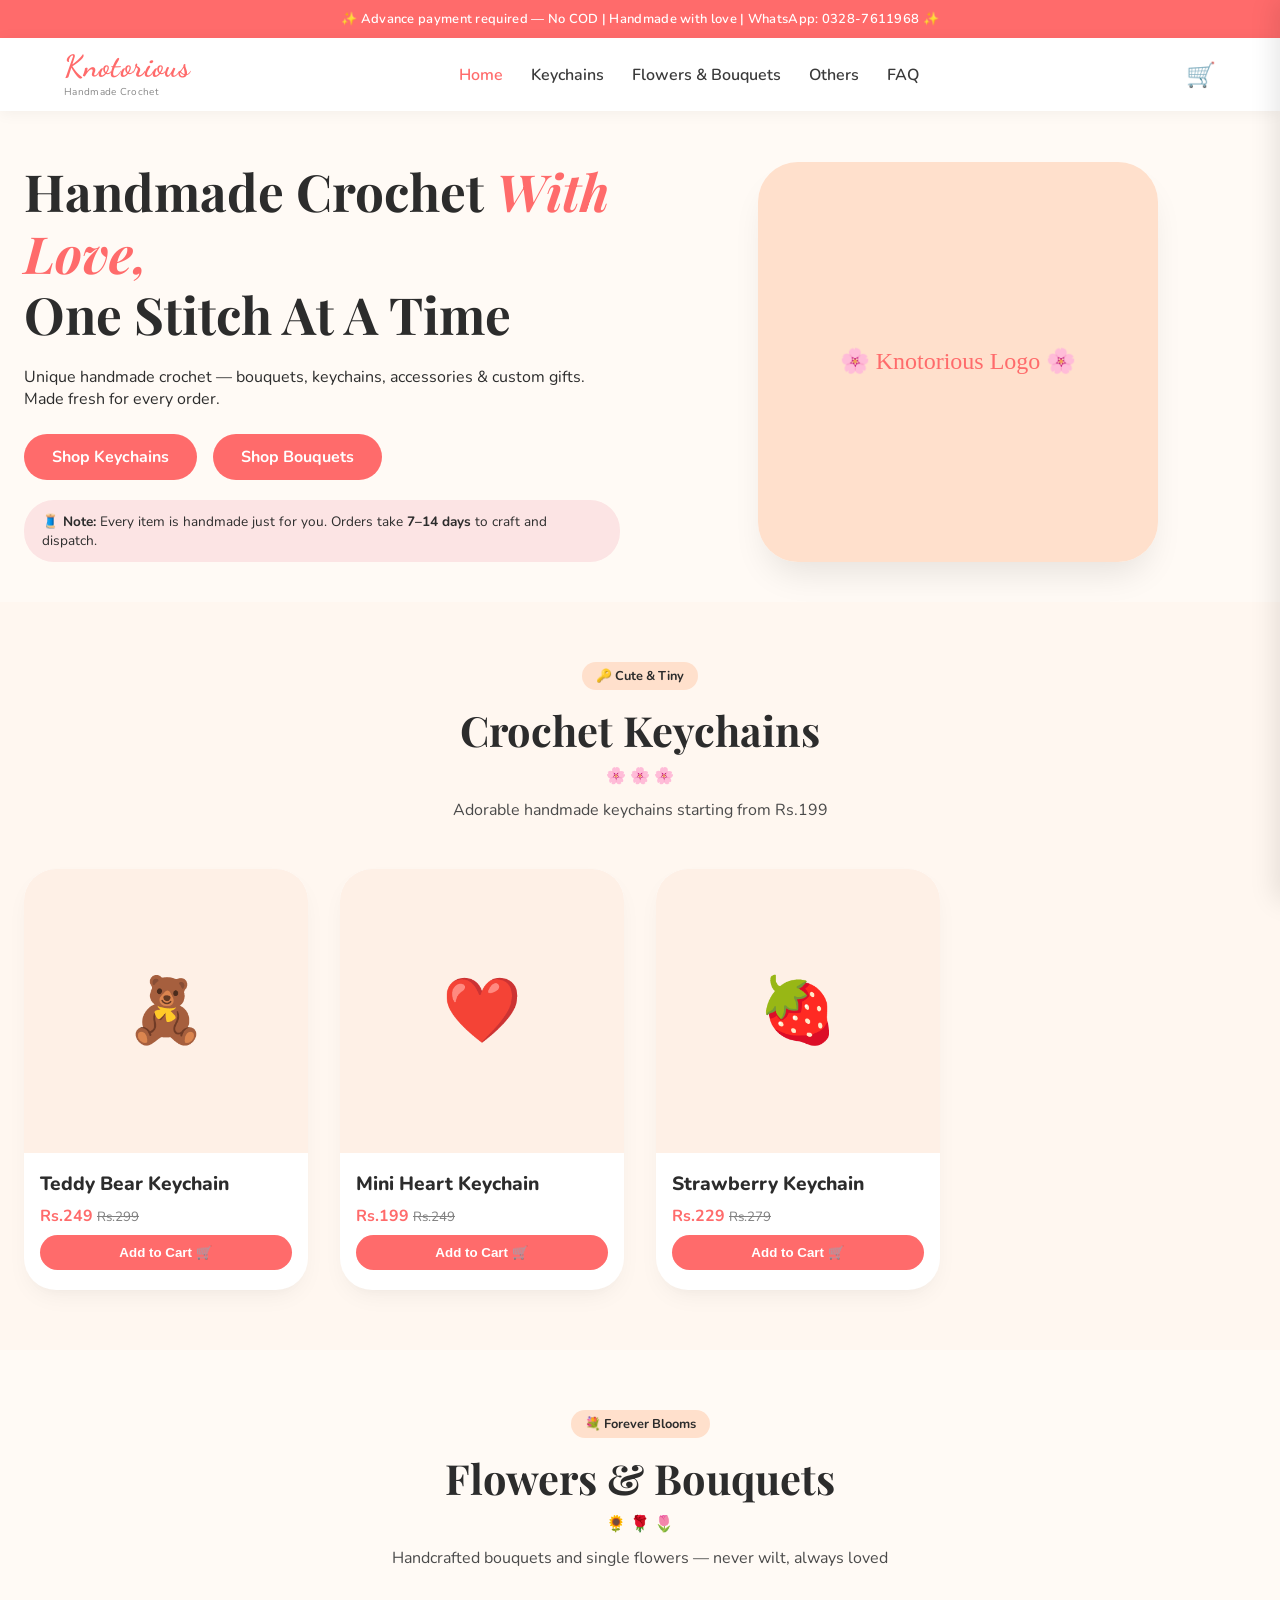
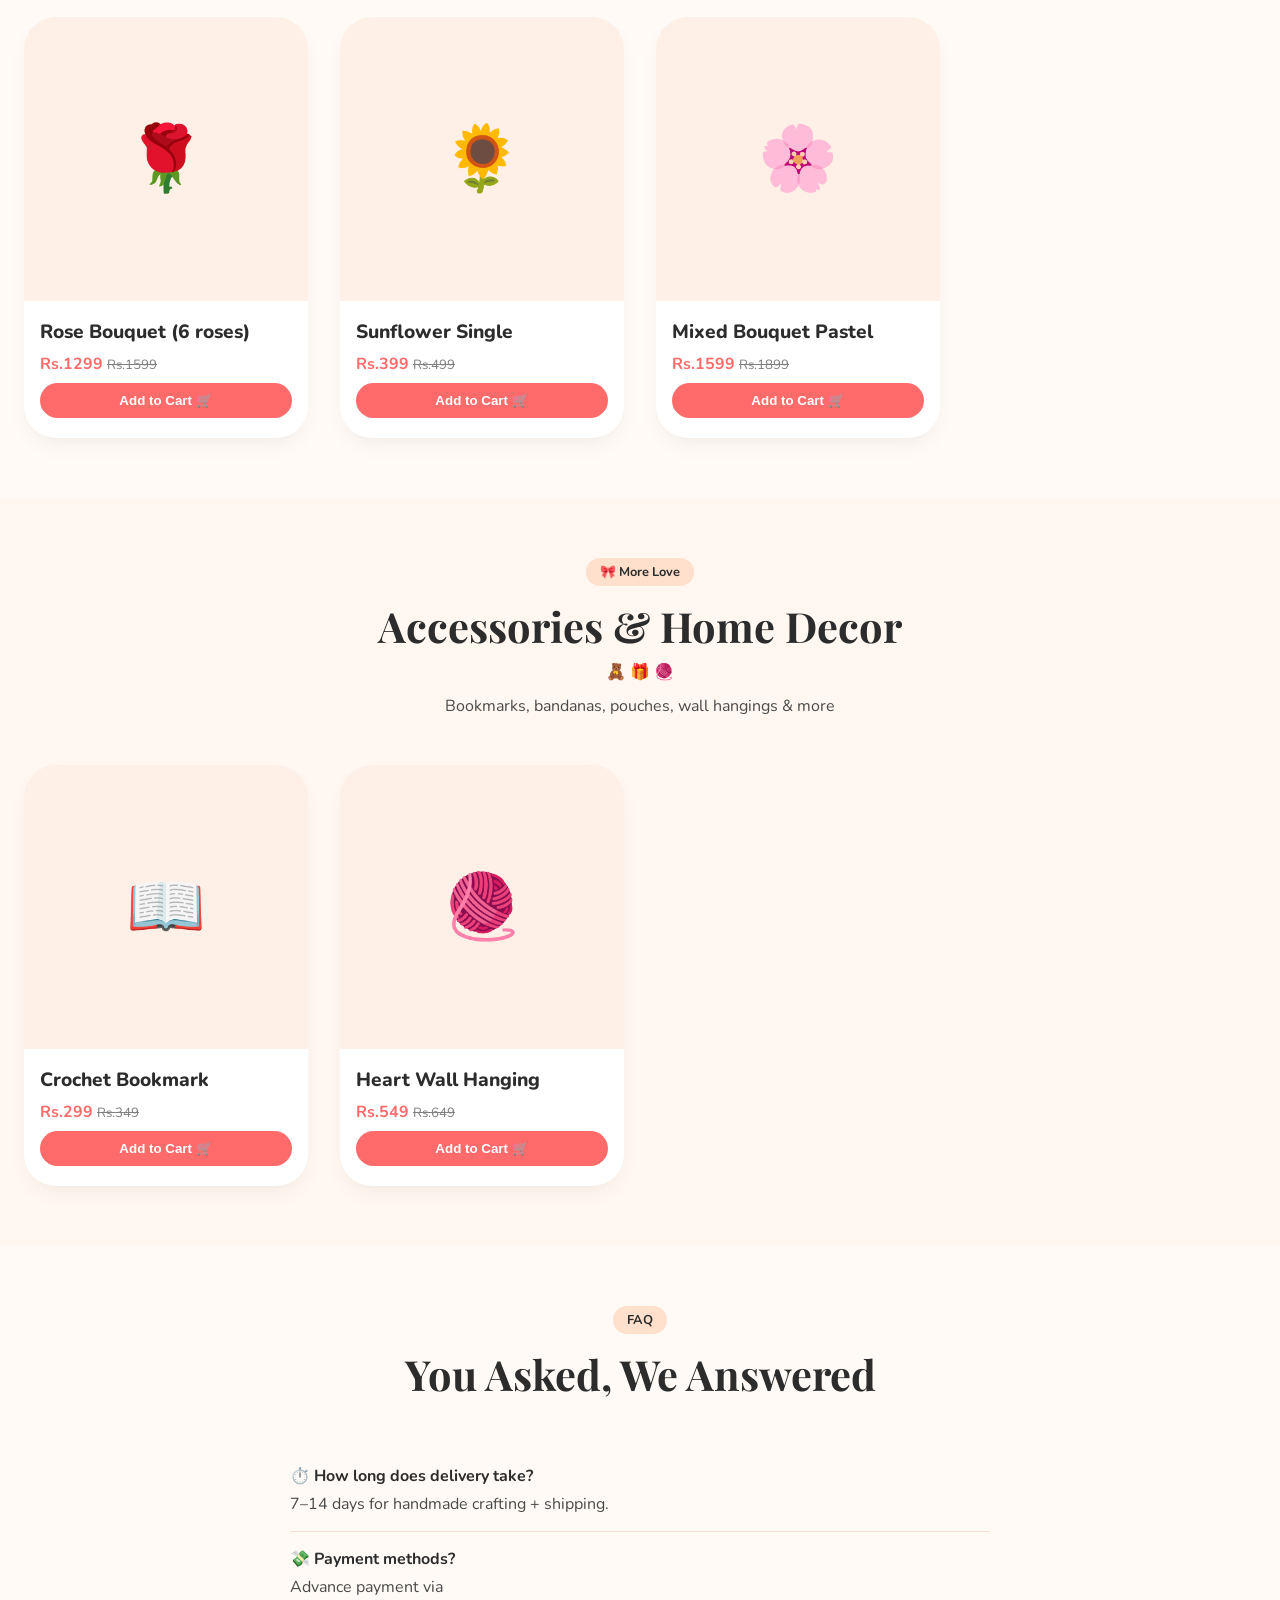
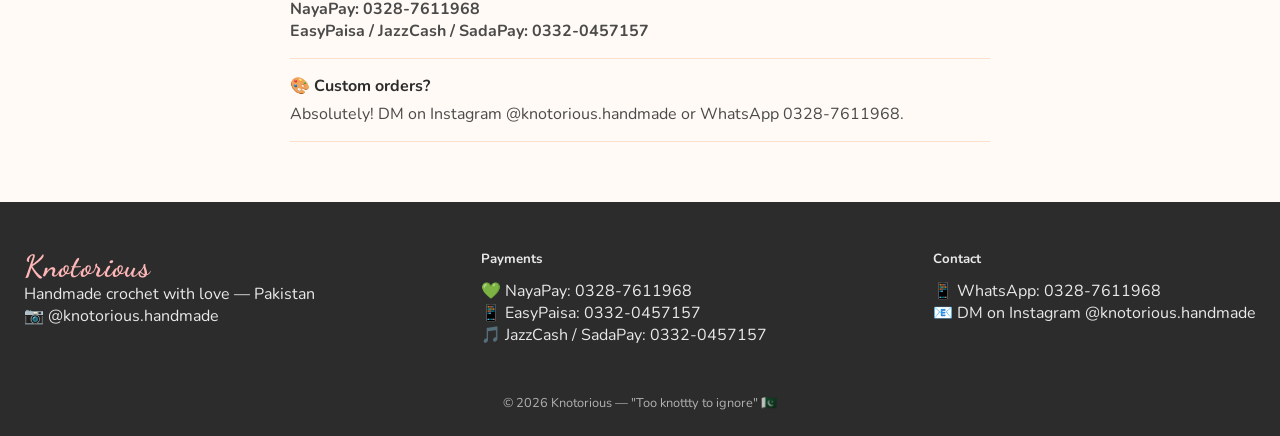
<file: index.html>
<!DOCTYPE html>
<html lang="en">
<head>
  <meta charset="UTF-8">
  <meta name="viewport" content="width=device-width,initial-scale=1.0, viewport-fit=cover">
  <meta name="description" content="Knotorious — Handmade crochet bouquets, keychains, accessories and custom gifts. Handcrafted with love in Pakistan.">
  <title>Knotorious 🌸 — Handmade Crochet | Too knottty to ignore</title>
  <link rel="preconnect" href="https://fonts.googleapis.com">
  <link rel="preconnect" href="https://fonts.gstatic.com" crossorigin>
  <link href="https://fonts.googleapis.com/css2?family=Nunito:wght@400;500;600;700;800;900&family=Playfair+Display:ital,wght@0,500;0,600;1,500&family=Dancing+Script:wght@600;700&display=swap" rel="stylesheet">
  <style>
    /* ========== GLOBAL RESET & VARIABLES ========== */
    * {
      margin: 0;
      padding: 0;
      box-sizing: border-box;
    }

    :root {
      --pink: #ff6b6b;
      --pink-dark: #e55a5a;
      --cream: #fffaf5;
      --cream2: #fff7f0;
      --text: #2c2c2c;
      --text3: #4a4a4a;
      --border: #ffe0cc;
      --shadow: 0 10px 25px -5px rgba(0,0,0,0.05), 0 8px 10px -6px rgba(0,0,0,0.02);
      --shadow2: 0 20px 35px -10px rgba(0,0,0,0.1);
      --transition: all 0.25s ease;
    }

    body {
      font-family: 'Nunito', sans-serif;
      background: var(--cream);
      color: var(--text);
      scroll-behavior: smooth;
      overflow-x: hidden;
    }

    img { max-width: 100%; height: auto; display: block; }

    /* ========== LOADER ========== */
    .yarn-loader {
      position: fixed;
      inset: 0;
      background: var(--cream2);
      display: flex;
      align-items: center;
      justify-content: center;
      z-index: 9999;
      transition: opacity 0.5s;
    }
    .yarn-loader.fade-out { opacity: 0; pointer-events: none; }

    /* ========== ANNOUNCEMENT ========== */
    .ann-bar {
      background: var(--pink);
      color: white;
      text-align: center;
      padding: 10px 16px;
      font-size: 13px;
      font-weight: 600;
      letter-spacing: 0.3px;
      white-space: nowrap;
      overflow-x: auto;
      -webkit-overflow-scrolling: touch;
    }
    @media (max-width: 640px) {
      .ann-bar { white-space: normal; font-size: 11px; line-height: 1.3; }
    }

    /* ========== NAVBAR (RESPONSIVE) ========== */
    .topnav {
      display: flex;
      align-items: center;
      justify-content: space-between;
      background: white;
      padding: 12px 5%;
      box-shadow: 0 2px 15px rgba(0,0,0,0.05);
      position: sticky;
      top: 0;
      z-index: 1000;
      flex-wrap: wrap;
      gap: 12px;
    }
    .nav-logo {
      text-decoration: none;
      display: flex;
      flex-direction: column;
      flex-shrink: 0;
    }
    .script-logo {
      font-family: 'Dancing Script', cursive;
      font-size: 1.9rem;
      font-weight: 700;
      color: var(--pink);
      line-height: 1.1;
      letter-spacing: 1px;
    }
    .nav-logo small {
      font-size: 10px;
      color: #888;
      letter-spacing: 0.3px;
      margin-top: 2px;
    }
    .nav-links {
      display: flex;
      gap: 28px;
      list-style: none;
    }
    .nav-links li a {
      text-decoration: none;
      font-weight: 600;
      color: #3a3a3a;
      transition: var(--transition);
    }
    .nav-links li a:hover, .nav-links li a.active { color: var(--pink); }
    .nav-actions {
      display: flex;
      align-items: center;
      gap: 16px;
    }
    .nav-btn {
      background: none;
      border: none;
      font-size: 1.5rem;
      cursor: pointer;
      position: relative;
      display: flex;
      align-items: center;
    }
    .cart-count {
      position: absolute;
      top: -8px;
      right: -12px;
      background: var(--pink);
      color: white;
      font-size: 0.7rem;
      font-weight: bold;
      border-radius: 50%;
      width: 18px;
      height: 18px;
      display: flex;
      align-items: center;
      justify-content: center;
    }
    .ham {
      display: none;
      flex-direction: column;
      gap: 5px;
      background: none;
      border: none;
      cursor: pointer;
    }
    .ham span {
      width: 26px;
      height: 2.5px;
      background: #2c2c2c;
      border-radius: 4px;
    }
    .nav-drawer {
      position: fixed;
      top: 0;
      right: -280px;
      width: 280px;
      height: 100%;
      background: white;
      box-shadow: -5px 0 25px rgba(0,0,0,0.1);
      padding: 80px 28px;
      display: flex;
      flex-direction: column;
      gap: 24px;
      z-index: 1100;
      transition: right 0.3s ease;
    }
    .nav-drawer.open { right: 0; }
    .nav-drawer a {
      text-decoration: none;
      font-size: 1.2rem;
      font-weight: 600;
      color: #2c2c2c;
    }
    @media (max-width: 860px) {
      .nav-links { display: none; }
      .ham { display: flex; }
      .topnav { padding: 10px 4%; }
    }
    /* FIXED: Better logo visibility on mobile */
    @media (max-width: 480px) {
      .script-logo { 
        font-size: 1.35rem !important; 
      }
      .nav-logo small { 
        font-size: 8px !important; 
      }
      .nav-logo {
        max-width: 140px;
      }
      .topnav {
        padding: 10px 12px;
      }
    }
    /* For very small screens */
    @media (max-width: 380px) {
      .script-logo { 
        font-size: 1.2rem !important; 
      }
      .nav-logo small { 
        font-size: 7px !important; 
      }
    }

    /* ========== HERO (MOBILE FIRST) ========== */
    @media (max-width:700px){

  .hero{
    padding:40px 0;
  }

  .hero-grid{
    flex-direction:column-reverse;
    gap:25px;
  }

  .hero-text{
    text-align:center;
  }

  .hero-text h1{
    font-size:clamp(2.4rem, 8vw, 3rem);
    line-height:1.25;
  }

  .hero-btns{
    justify-content:center;
  }

  .hero-visual img{
    max-width:320px;
    margin:auto;
  }
}
    .container {
      max-width: 1280px;
      margin: 0 auto;
      padding: 0 24px;
    }
    .hero {
      padding: 50px 0 40px;
    }
    .hero-grid {
      display: flex;
      flex-wrap: wrap;
      align-items: center;
      gap: 40px;
    }
    .hero-text, .hero-visual {
      flex: 1;
      min-width: 260px;
    }
    .hero-text h1 {
      font-family: 'Playfair Display', serif;
      font-size: clamp(2rem, 6vw, 3.2rem);
      line-height: 1.2;
      margin-bottom: 20px;
    }
    .hero-text h1 em { color: var(--pink); font-style: italic; }
    .hero-btns {
      display: flex;
      flex-wrap: wrap;
      gap: 16px;
      margin: 24px 0 20px;
    }
    .btn {
      padding: 12px 28px;
      border-radius: 50px;
      font-weight: 700;
      text-decoration: none;
      display: inline-block;
      transition: 0.2s;
      text-align: center;
    }
    .btn-pink {
      background: var(--pink);
      color: white;
      border: none;
    }
    .btn-pink:hover { background: var(--pink-dark); transform: translateY(-2px); }
    .production-note {
      background: #fce4e4;
      padding: 12px 18px;
      border-radius: 30px;
      font-size: 0.85rem;
    }
    @media (max-width: 700px) {
      .hero-grid { flex-direction: column-reverse; text-align: center; }
      .hero-btns { justify-content: center; }
    }

    /* ========== SECTIONS ========== */
    .section {
      padding: 60px 0;
    }
    .sec-head {
      text-align: center;
      margin-bottom: 48px;
    }
    .sec-tag {
      background: #ffe0cc;
      padding: 5px 14px;
      border-radius: 40px;
      font-size: 0.8rem;
      font-weight: 700;
      display: inline-block;
      margin-bottom: 12px;
    }
    .sec-title {
      font-size: clamp(1.8rem, 5vw, 2.6rem);
      font-family: 'Playfair Display', serif;
      margin-bottom: 8px;
    }
    .section-desc {
      color: var(--text3);
      max-width: 600px;
      margin: 12px auto 0;
    }

    /* PRODUCTS GRID (responsive) */
    .products-grid {
      display: grid;
      grid-template-columns: repeat(auto-fill, minmax(260px, 1fr));
      gap: 32px;
      margin-top: 20px;
    }
    .product-card {
      background: white;
      border-radius: 32px;
      overflow: hidden;
      box-shadow: var(--shadow);
      transition: transform 0.2s;
    }
    .product-card:hover { transform: translateY(-6px); }
    .product-img {
      width: 100%;
      aspect-ratio: 1 / 1;
      object-fit: cover;
      background: #faf0e6;
    }
    .product-info {
      padding: 18px 16px 20px;
    }
    .product-title {
      font-weight: 800;
      font-size: 1.2rem;
    }
    .product-price {
      color: var(--pink);
      font-weight: 700;
      margin: 8px 0;
    }
    .product-price small { text-decoration: line-through; color: gray; font-weight: normal; }
    .add-cart {
      background: var(--pink);
      border: none;
      color: white;
      padding: 10px 0;
      width: 100%;
      border-radius: 60px;
      font-weight: bold;
      cursor: pointer;
      transition: 0.2s;
    }

    /* ========== FAQ ========== */
    .faq-item {
      border-bottom: 1px solid var(--border);
      padding: 16px 0;
    }

    /* ========== MODAL / CHECKOUT ========== */
    .checkout-overlay {
      position: fixed;
      inset: 0;
      background: rgba(0,0,0,0.6);
      backdrop-filter: blur(3px);
      display: flex;
      align-items: center;
      justify-content: center;
      z-index: 2000;
      visibility: hidden;
      opacity: 0;
      transition: 0.2s;
    }
    .checkout-overlay.open {
      visibility: visible;
      opacity: 1;
    }
    .checkout-modal {
      background: white;
      max-width: 550px;
      width: 90%;
      max-height: 90vh;
      overflow-y: auto;
      border-radius: 40px;
      padding: 28px 24px;
      position: relative;
    }
    .close-modal {
      position: absolute;
      right: 20px;
      top: 20px;
      background: none;
      border: none;
      font-size: 1.6rem;
      cursor: pointer;
    }
    .form-group {
      margin-bottom: 16px;
    }
    .form-group label {
      font-weight: 600;
      display: block;
      margin-bottom: 6px;
    }
    input, textarea {
      width: 100%;
      padding: 12px 14px;
      border-radius: 28px;
      border: 1px solid #ddd;
      font-family: inherit;
    }
    .payment-methods {
      display: flex;
      flex-wrap: wrap;
      gap: 12px;
      margin: 8px 0 12px;
    }
    .payment-method {
      background: #f0f0f0;
      padding: 8px 18px;
      border-radius: 40px;
      cursor: pointer;
      font-weight: 600;
      transition: 0.2s;
    }
    .payment-method.selected {
      background: var(--pink);
      color: white;
    }
    .toast {
      position: fixed;
      bottom: 30px;
      left: 50%;
      transform: translateX(-50%);
      background: #2c2c2c;
      color: white;
      padding: 12px 24px;
      border-radius: 60px;
      font-size: 0.9rem;
      z-index: 3000;
      opacity: 0;
      transition: 0.2s;
      pointer-events: none;
    }
    .toast.show { opacity: 1; bottom: 50px; }
    #scrollTop {
      position: fixed;
      bottom: 20px;
      right: 20px;
      background: var(--pink);
      color: white;
      border: none;
      border-radius: 50%;
      width: 44px;
      height: 44px;
      font-size: 1.4rem;
      cursor: pointer;
      opacity: 0;
      transition: 0.2s;
      box-shadow: 0 2px 8px rgba(0,0,0,0.2);
      z-index: 99;
    }
    #scrollTop.visible { opacity: 1; }
    footer {
      background: #2c2c2c;
      color: #e9e9e9;
      padding: 48px 0 24px;
    }
    .footer-grid {
      display: flex;
      flex-wrap: wrap;
      gap: 32px;
      justify-content: space-between;
    }
    .footer-col ul { list-style: none; margin-top: 12px; }
    .footer-bottom {
      text-align: center;
      margin-top: 48px;
      font-size: 0.8rem;
      opacity: 0.7;
    }
    @media (max-width: 650px) {
      .footer-grid { flex-direction: column; gap: 28px; }
      .checkout-modal { padding: 20px; }
    }
    img {
      border-radius: 28px;
    }
    .order-summary-mini {
      background: #f8f0ea;
      padding: 12px;
      border-radius: 20px;
      margin-bottom: 20px;
      font-size: 0.9rem;
    }
  </style>
</head>
<body>

<!-- LOADER -->
<div class="yarn-loader" id="loader">
  <div style="text-align:center">
    <span style="font-size:3rem">🧶</span>
    <div style="font-family:'Dancing Script';font-size:1.8rem;color:var(--pink)">Knotorious</div>
  </div>
</div>

<!-- ANNOUNCEMENT BAR -->
<div class="ann-bar">
  ✨ Advance payment required — No COD | Handmade with love | WhatsApp: 0328-7611968 ✨
</div>

<!-- NAVBAR -->
<nav class="topnav" id="topnav">
  <a href="#" class="nav-logo">
    <span class="script-logo">Knotorious</span>
    <small>Handmade Crochet</small>
  </a>
  <ul class="nav-links">
    <li><a href="#" class="active">Home</a></li>
    <li><a href="#keychains">Keychains</a></li>
    <li><a href="#flowers">Flowers & Bouquets</a></li>
    <li><a href="#others">Others</a></li>
    <li><a href="#faq">FAQ</a></li>
  </ul>
  <div class="nav-actions">
    <button class="nav-btn" id="cartBtn">
      🛒<span class="cart-count" id="cartCountBadge">0</span>
    </button>
    <button class="ham" id="hamBtn">
      <span></span><span></span><span></span>
    </button>
  </div>
</nav>

<!-- Mobile Drawer -->
<div class="nav-drawer" id="mobileDrawer">
  <a href="#">Home</a>
  <a href="#keychains">Keychains</a>
  <a href="#flowers">Flowers & Bouquets</a>
  <a href="#others">Others</a>
  <a href="#faq">FAQ</a>
  <a href="#" id="drawerCart">Cart 🛒</a>
</div>

<!-- HERO -->
<section class="hero">
  <div class="container">
    <div class="hero-grid">
      <div class="hero-text fade">
        <h1>Handmade Crochet <em>With Love,</em><br>One Stitch At A Time</h1>
        <p>Unique handmade crochet — bouquets, keychains, accessories & custom gifts. Made fresh for every order.</p>
        <div class="hero-btns">
          <a href="#keychains" class="btn btn-pink">Shop Keychains</a>
          <a href="#flowers" class="btn btn-pink">Shop Bouquets</a>
        </div>
        <div class="production-note">
          🧵 <strong>Note:</strong> Every item is handmade just for you. Orders take <strong>7–14 days</strong> to craft and dispatch.
        </div>
      </div>
      <div class="hero-visual fade">
        <img src="data:image/svg+xml,%3Csvg xmlns='http://www.w3.org/2000/svg' viewBox='0 0 400 400'%3E%3Crect width='400' height='400' fill='%23ffe0cc'/%3E%3Ctext x='50%25' y='50%25' font-size='24' fill='%23ff6b6b' text-anchor='middle' dy='.3em'%3E🌸 Knotorious Logo 🌸%3C/text%3E%3C/svg%3E" style="border-radius:40px;width:100%;max-width:400px;margin:0 auto;box-shadow:var(--shadow2)" alt="Knotorious crochet bouquet">
      </div>
    </div>
  </div>
</section>

<!-- PRODUCT SECTIONS (will be populated via JS) -->
<section id="keychains" class="section" style="background:var(--cream2)">
  <div class="container"><div class="sec-head"><span class="sec-tag">🔑 Cute & Tiny</span><h2 class="sec-title">Crochet Keychains</h2><div>🌸 🌸 🌸</div><p class="section-desc">Adorable handmade keychains starting from Rs.199</p></div><div class="products-grid" id="keychainsGrid"></div></div>
</section>
<section id="flowers" class="section" style="background:var(--cream)">
  <div class="container"><div class="sec-head"><span class="sec-tag">💐 Forever Blooms</span><h2 class="sec-title">Flowers & Bouquets</h2><div>🌻 🌹 🌷</div><p class="section-desc">Handcrafted bouquets and single flowers — never wilt, always loved</p></div><div class="products-grid" id="flowersGrid"></div></div>
</section>
<section id="others" class="section" style="background:var(--cream2)">
  <div class="container"><div class="sec-head"><span class="sec-tag">🎀 More Love</span><h2 class="sec-title">Accessories & Home Decor</h2><div>🧸 🎁 🧶</div><p class="section-desc">Bookmarks, bandanas, pouches, wall hangings & more</p></div><div class="products-grid" id="othersGrid"></div></div>
</section>

<!-- FAQ -->
<section id="faq" class="section" style="background:var(--cream)">
  <div class="container"><div class="sec-head"><span class="sec-tag">FAQ</span><h2 class="sec-title">You Asked, We Answered</h2></div><div style="max-width:700px;margin:0 auto"><div class="faq-item"><strong>⏱️ How long does delivery take?</strong><p style="color:var(--text3);margin-top:6px">7–14 days for handmade crafting + shipping.</p></div><div class="faq-item"><strong>💸 Payment methods?</strong><p style="color:var(--text3);margin-top:6px">Advance payment via<br><strong>NayaPay: 0328-7611968</strong><br><strong>EasyPaisa / JazzCash / SadaPay: 0332-0457157</strong></p></div><div class="faq-item"><strong>🎨 Custom orders?</strong><p style="color:var(--text3);margin-top:6px">Absolutely! DM on Instagram @knotorious.handmade or WhatsApp 0328-7611968.</p></div></div></div>
</section>

<!-- CHECKOUT MODAL -->
<div class="checkout-overlay" id="checkoutModal"><div class="checkout-modal"><button class="close-modal" id="closeCheckoutBtn">✕</button><h2>Complete Your Order 💐</h2><div style="color:var(--text3);margin-bottom:12px">Fill your details — we'll confirm on WhatsApp</div><div class="order-summary-mini" id="checkoutOrderSummary"></div><form id="orderForm"><div class="form-group"><label>Full Name *</label><input type="text" id="custName" required placeholder="e.g. Ayesha Khan"></div><div class="form-group"><label>Phone Number *</label><input type="tel" id="custPhone" required placeholder="03XX-XXXXXXX"></div><div class="form-group"><label>Delivery Address *</label><textarea id="custAddress" rows="2" required placeholder="House #, Street, Area"></textarea></div><div class="form-group"><label>City *</label><input type="text" id="custCity" required placeholder="e.g. Lahore"></div><div class="form-group"><label>Payment Method</label><div class="payment-methods" id="paymentMethods"><div data-method="EasyPaisa" class="payment-method">EasyPaisa</div><div data-method="JazzCash" class="payment-method">JazzCash</div><div data-method="SadaPay" class="payment-method">SadaPay</div><div data-method="NayaPay" class="payment-method">NayaPay</div></div><input type="hidden" id="selectedPayment" value="EasyPaisa"><div id="paymentInfo"></div></div><button type="submit" class="btn btn-pink" style="width:100%;margin-top:12px">Place Order 🎀</button></form></div></div>

<!-- FOOTER -->
<footer class="footer"><div class="container"><div class="footer-grid"><div class="footer-brand"><span class="script-logo" style="color:#ffb6b6;">Knotorious</span><p>Handmade crochet with love — Pakistan</p><p>📷 @knotorious.handmade</p></div><div class="footer-col"><h5>Payments</h5><ul><li>💚 NayaPay: 0328-7611968</li><li>📱 EasyPaisa: 0332-0457157</li><li>🎵 JazzCash / SadaPay: 0332-0457157</li></ul></div><div class="footer-col"><h5>Contact</h5><ul><li>📱 WhatsApp: 0328-7611968</li><li>📧 DM on Instagram @knotorious.handmade</li></ul></div></div><div class="footer-bottom"><p>© 2026 Knotorious — "Too knottty to ignore" 🇵🇰</p></div></div></footer>

<button id="scrollTop">↑</button>
<div id="toast" class="toast"></div>

<script>
  // PRODUCTS DATABASE
  const PRODUCTS = [
    { id: "k1", name: "Teddy Bear Keychain", category: "keychains", salePrice: 249, originalPrice: 299, img: "🧸" },
    { id: "k2", name: "Mini Heart Keychain", category: "keychains", salePrice: 199, originalPrice: 249, img: "❤️" },
    { id: "k3", name: "Strawberry Keychain", category: "keychains", salePrice: 229, originalPrice: 279, img: "🍓" },
    { id: "f1", name: "Rose Bouquet (6 roses)", category: "flowers", salePrice: 1299, originalPrice: 1599, img: "🌹" },
    { id: "f2", name: "Sunflower Single", category: "flowers", salePrice: 399, originalPrice: 499, img: "🌻" },
    { id: "f3", name: "Mixed Bouquet Pastel", category: "flowers", salePrice: 1599, originalPrice: 1899, img: "🌸" },
    { id: "o1", name: "Crochet Bookmark", category: "others", salePrice: 299, originalPrice: 349, img: "📖" },
    { id: "o2", name: "Heart Wall Hanging", category: "others", salePrice: 549, originalPrice: 649, img: "🧶" }
  ];

  let cart = JSON.parse(localStorage.getItem('knot_cart') || '[]');
  function saveCart() { localStorage.setItem('knot_cart', JSON.stringify(cart)); updateCartUI(); }
  function cartCount() { return cart.reduce((s,i)=> s+i.qty,0); }
  function updateCartUI() { const c = cartCount(); document.querySelectorAll('.cart-count').forEach(el=>{ el.textContent=c; el.style.display=c>0?'flex':'none'; }); }
  function showToast(msg) { const t=document.getElementById('toast'); if(!t)return; t.textContent=msg; t.classList.add('show'); setTimeout(()=>t.classList.remove('show'),2000); }
  function addToCart(id) { const p=PRODUCTS.find(x=>x.id===id); if(!p)return; const existing=cart.find(i=>i.id===id); if(existing) existing.qty+=1; else cart.push({id,qty:1}); saveCart(); showToast(`✓ ${p.name} added`); }
  function removeFromCart(id) { cart=cart.filter(i=>i.id!==id); saveCart(); }

  let selectedPayment = "EasyPaisa";
  function getPaymentDetails(method) {
    const m=method.toLowerCase();
    const numbers={ easypaisa:"0332-0457157", jazzcash:"0332-0457157", sadapay:"0332-0457157", nayapay:"0328-7611968" };
    const instructions = `Open ${method} app → Send Money → Enter ${numbers[m]} → Pay amount`;
    return { accountName:"Nida Akram", number:numbers[m], instructions, whatsapp:"0328-7611968", instagram:"@knotorious.handmade", instagramLink:"https://www.instagram.com/knotorious.handmade?igsh=dmJiYTY4eXhlODky" };
  }
  function updatePaymentDetails() {
    const method=selectedPayment.toLowerCase();
    const d=getPaymentDetails(selectedPayment);
    const div=document.getElementById('paymentInfo');
    if(div){ div.innerHTML=`<div style="background: linear-gradient(135deg, #f9f9f9 0%, #fff 100%); padding: 18px; border-radius: 12px; margin-top: 15px; border: 2px solid #ff6b6b;"><div style="font-weight: bold; margin-bottom: 12px; color: #ff6b6b;">💳 Payment Details:</div><div style="margin-bottom:10px;padding:8px;background:#f0f0f0;border-radius:8px;">👤 Account Name: ${d.accountName}</div><div style="margin-bottom:10px;padding:8px;background:#f0f0f0;border-radius:8px;">📱 ${selectedPayment.toUpperCase()} Number: ${d.number}</div><div style="font-size:13px;padding:10px;background:#fff3cd;border-radius:8px;">📝 ${d.instructions}</div><div style="font-size:13px;margin-top:12px;padding:10px;background:#e8f4f8;border-radius:8px;">📸 After payment, send screenshot: <a href="https://wa.me/923287611968" target="_blank" style="color:#25D366;">📲 WhatsApp ${d.whatsapp}</a> | <a href="${d.instagramLink}" target="_blank" style="color:#E4405F;">📸 Instagram DM</a></div></div>`; }
  }

  function openCheckout() {
    if(cart.length===0){ showToast('Cart empty. Add items first 🛒'); return; }
    const subtotal=cart.reduce((s,i)=>{ const p=PRODUCTS.find(p=>p.id===i.id); return s+(p?.salePrice||0)*i.qty; },0);
    const total=subtotal+350;
    const itemsHtml=cart.map(i=>{ const p=PRODUCTS.find(p=>p.id===i.id); return `<div>• ${p?.name} ×${i.qty} = Rs.${((p?.salePrice||0)*i.qty).toLocaleString()}</div>`; }).join('');
    const summaryDiv=document.getElementById('checkoutOrderSummary');
    if(summaryDiv) summaryDiv.innerHTML=`<strong>Your Order:</strong>${itemsHtml}<div style="margin-top:8px;font-weight:bold">Subtotal: Rs.${subtotal.toLocaleString()}<br>Delivery: Rs.350<br><span style="font-size:1.05rem;color:var(--pink)">Total: Rs.${total.toLocaleString()}</span></div><small>⏱️ Handmade: 7–14 days</small>`;
    document.getElementById('checkoutModal')?.classList.add('open');
    updatePaymentDetails();
  }

  function renderProducts() {
    const keychainsGrid=document.getElementById('keychainsGrid');
    const flowersGrid=document.getElementById('flowersGrid');
    const othersGrid=document.getElementById('othersGrid');
    if(keychainsGrid) keychainsGrid.innerHTML=PRODUCTS.filter(p=>p.category==='keychains').map(p=>`<div class="product-card"><div class="product-img" style="display:flex;align-items:center;justify-content:center;font-size:4rem;background:#fef0e6;">${p.img}</div><div class="product-info"><div class="product-title">${p.name}</div><div class="product-price">Rs.${p.salePrice} <small>Rs.${p.originalPrice}</small></div><button class="add-cart" onclick="addToCart('${p.id}')">Add to Cart 🛒</button></div></div>`).join('');
    if(flowersGrid) flowersGrid.innerHTML=PRODUCTS.filter(p=>p.category==='flowers').map(p=>`<div class="product-card"><div class="product-img" style="display:flex;align-items:center;justify-content:center;font-size:4rem;background:#fef0e6;">${p.img}</div><div class="product-info"><div class="product-title">${p.name}</div><div class="product-price">Rs.${p.salePrice} <small>Rs.${p.originalPrice}</small></div><button class="add-cart" onclick="addToCart('${p.id}')">Add to Cart 🛒</button></div></div>`).join('');
    if(othersGrid) othersGrid.innerHTML=PRODUCTS.filter(p=>p.category==='others').map(p=>`<div class="product-card"><div class="product-img" style="display:flex;align-items:center;justify-content:center;font-size:4rem;background:#fef0e6;">${p.img}</div><div class="product-info"><div class="product-title">${p.name}</div><div class="product-price">Rs.${p.salePrice} <small>Rs.${p.originalPrice}</small></div><button class="add-cart" onclick="addToCart('${p.id}')">Add to Cart 🛒</button></div></div>`).join('');
  }

  document.addEventListener('DOMContentLoaded', ()=>{
    renderProducts(); updateCartUI();
    setTimeout(()=>{ const ld=document.getElementById('loader'); if(ld) ld.classList.add('fade-out'); },700);
    document.querySelectorAll('.payment-method').forEach(el=>{ el.addEventListener('click', function(){ document.querySelectorAll('.payment-method').forEach(m=>m.classList.remove('selected')); this.classList.add('selected'); selectedPayment=this.dataset.method; document.getElementById('selectedPayment').value=selectedPayment; updatePaymentDetails(); }); });
    document.querySelector('.payment-method')?.classList.add('selected');
    document.getElementById('cartBtn')?.addEventListener('click', e=>{ e.preventDefault(); openCheckout(); });
    document.getElementById('drawerCart')?.addEventListener('click', e=>{ e.preventDefault(); openCheckout(); });
    document.getElementById('closeCheckoutBtn')?.addEventListener('click', ()=>document.getElementById('checkoutModal')?.classList.remove('open'));
    document.getElementById('checkoutModal')?.addEventListener('click', e=>{ if(e.target===document.getElementById('checkoutModal')) document.getElementById('checkoutModal').classList.remove('open'); });
    document.getElementById('orderForm')?.addEventListener('submit', e=>{ e.preventDefault(); const name=document.getElementById('custName').value.trim(), phone=document.getElementById('custPhone').value.trim(), address=document.getElementById('custAddress').value.trim(), city=document.getElementById('custCity').value.trim(); if(!name||!phone||!address||!city){ showToast('Fill all fields!'); return; } const subtotal=cart.reduce((s,i)=>{ const p=PRODUCTS.find(p=>p.id===i.id); return s+(p?.salePrice||0)*i.qty; },0); const total=subtotal+350; const itemsList=cart.map(i=>{ const p=PRODUCTS.find(p=>p.id===i.id); return `${p?.name} ×${i.qty} = Rs.${(p?.salePrice||0)*i.qty}`; }).join('\n'); const d=getPaymentDetails(selectedPayment); const msg=`🛍️ *NEW ORDER - KNOTORIOUS* 🧶\n\n*Customer:* ${name}\n*Phone:* ${phone}\n*Address:* ${address}, ${city}\n\n*Items:*\n${itemsList}\n\n📦 Delivery: Rs.350\n💰 *Total: Rs.${total}*\n💳 Payment: ${selectedPayment}\n\n💵 Payment Details:\nAccount: ${d.accountName}\n${selectedPayment.toUpperCase()} Number: ${d.number}\nWhatsApp: ${d.whatsapp}\nInstagram: ${d.instagram}`; window.open(`https://wa.me/923287611968?text=${encodeURIComponent(msg)}`,'_blank'); cart=[]; saveCart(); document.getElementById('checkoutModal')?.classList.remove('open'); showToast('✅ Order sent! Please send payment screenshot.'); document.getElementById('orderForm').reset(); });
    // drawer & scroll btn
    const ham=document.getElementById('hamBtn'), drawer=document.getElementById('mobileDrawer');
    ham?.addEventListener('click',()=> drawer.classList.toggle('open'));
    document.querySelectorAll('.nav-drawer a').forEach(link=>{ link.addEventListener('click',()=> drawer.classList.remove('open')); });
    window.addEventListener('scroll',()=>{ const btn=document.getElementById('scrollTop'); if(window.scrollY>300) btn.classList.add('visible'); else btn.classList.remove('visible'); });
    document.getElementById('scrollTop')?.addEventListener('click',()=> window.scrollTo({top:0,behavior:'smooth'}));
  });
  window.addToCart=addToCart; window.removeFromCart=removeFromCart; window.openCheckout=openCheckout;
</script>
</body>
</html>
</file>
